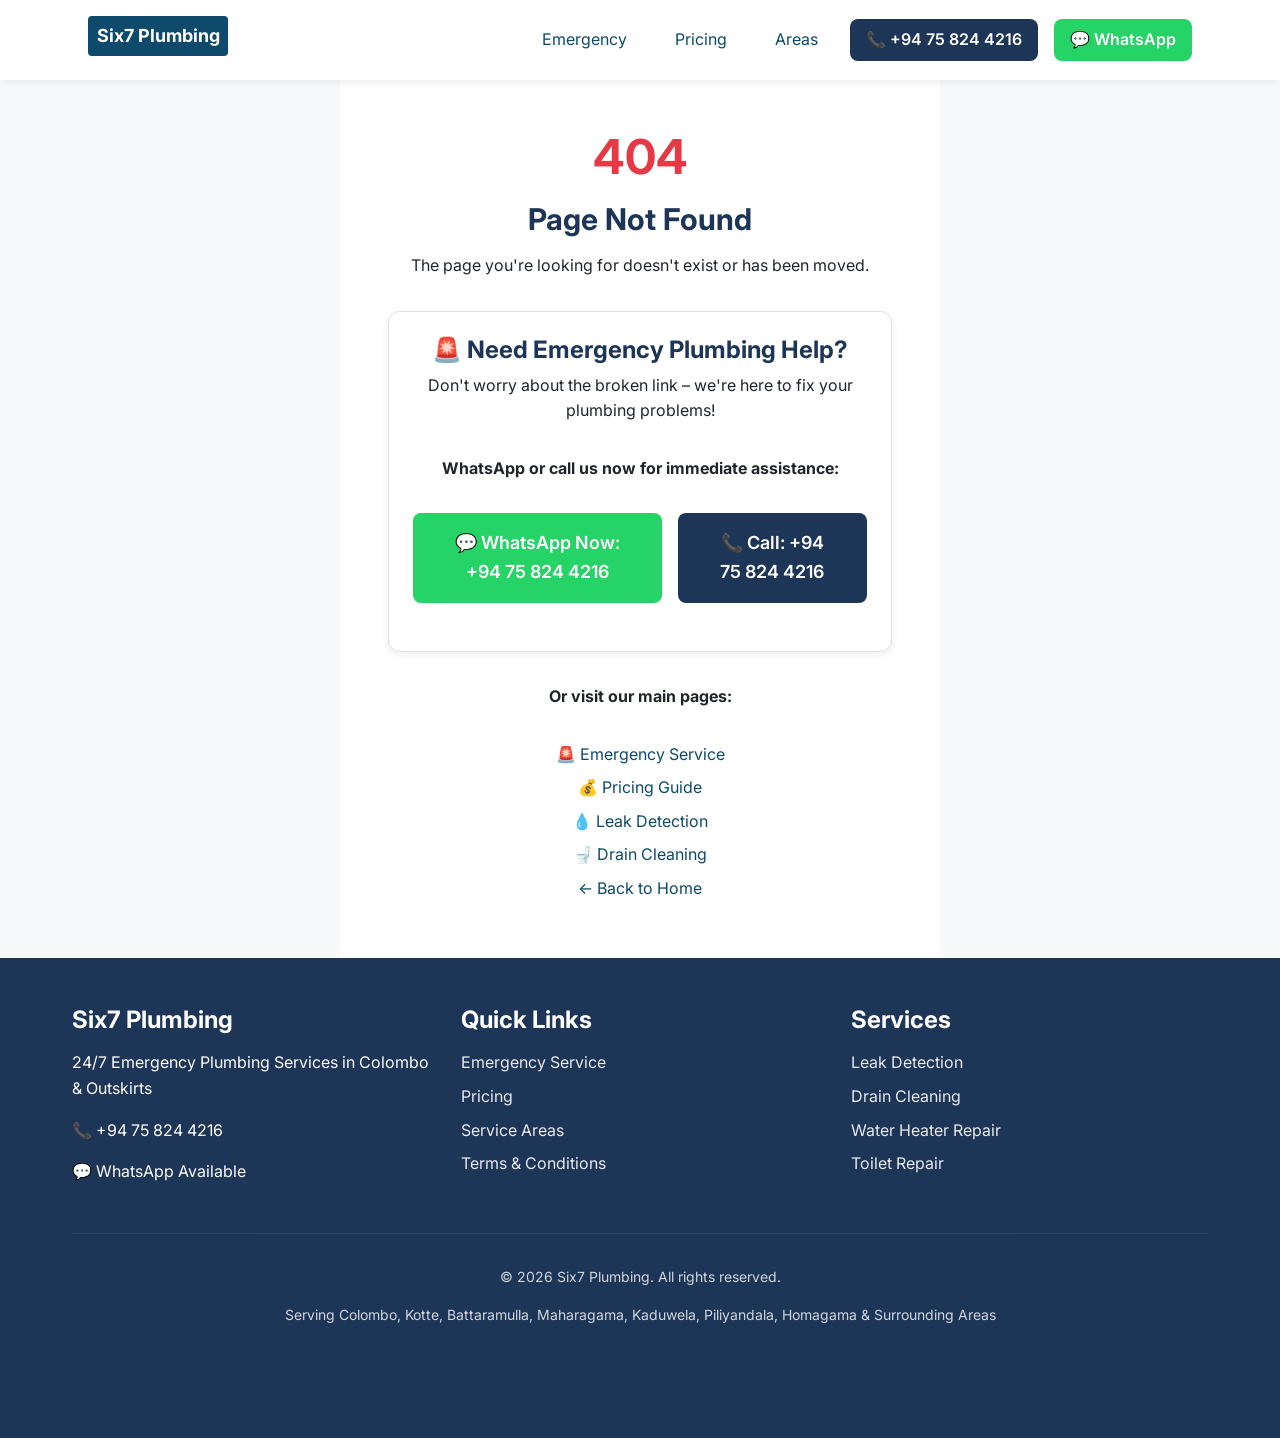
<file: 404/index.html>
<!DOCTYPE html>
<html lang="en">
<head>
  <meta charset="UTF-8">
  <meta name="viewport" content="width=device-width, initial-scale=1.0">
  <title>Page Not Found – 404 | Six7 Plumbing</title>
  <meta name="description" content="Page not found. Get emergency plumbing help now. WhatsApp or call +94 75 824 4216 for immediate assistance.">
  <link rel="canonical" href="https://plumbing.six7.lk/404/">
  
  <link rel="preconnect" href="https://fonts.googleapis.com">
  <link rel="preconnect" href="https://fonts.gstatic.com" crossorigin>
  <link href="https://fonts.googleapis.com/css2?family=Inter:wght@400;500;600;700&display=swap" rel="stylesheet">
  
  <style>
:root { --primary: #0d4a6b; --primary-dark: #08334a; --accent: #e63946; --whatsapp: #25D366; --dark: #1d3557; --light: #f8f9fa; --text: #212529; }
* { margin: 0; padding: 0; box-sizing: border-box; }
body { font-family: 'Inter', -apple-system, BlinkMacSystemFont, 'Segoe UI', Roboto, sans-serif; color: var(--text); line-height: 1.6; background: var(--light); }
.site-header { background: white; box-shadow: 0 2px 8px rgba(0,0,0,0.08); position: sticky; top: 0; z-index: 100; }
.header-inner { display: flex; justify-content: space-between; align-items: center; padding: 1rem; max-width: 1200px; margin: 0 auto; }
.container { max-width: 1200px; margin: 0 auto; padding: 0 1rem; }
.btn { display: inline-flex; align-items: center; justify-content: center; gap: 0.5rem; padding: 0.875rem 1.5rem; font-weight: 600; border-radius: 8px; text-decoration: none; transition: all 0.2s ease; border: none; cursor: pointer; font-size: 1rem; }
.btn-whatsapp { background: var(--whatsapp); color: white; }
.btn-call { background: var(--dark); color: white; }
.btn-accent { background: var(--accent); color: white; }
.hero-ctas { display: flex; flex-direction: column; gap: 1rem; margin-top: 1.5rem; }
@media (min-width: 768px) { .nav-toggle { display: none; } .hero-ctas { flex-direction: row; justify-content: center; } }
  </style>
  
  <link rel="stylesheet" href="/assets/css/main.css">
</head>
<body>
  <header class="site-header">
    <div class="container">
      <div class="header-inner">
        <a href="/" class="logo">
          <svg width="140" height="40" viewBox="0 0 140 40" xmlns="http://www.w3.org/2000/svg">
            <rect width="140" height="40" fill="#0d4a6b" rx="4"/>
            <text x="70" y="26" font-family="Inter, sans-serif" font-size="18" font-weight="700" fill="white" text-anchor="middle">Six7 Plumbing</text>
          </svg>
        </a>
        <button class="nav-toggle" id="navToggle" aria-label="Toggle navigation">☰</button>
        <ul class="nav-menu" id="navMenu">
          <li><a href="/emergency/index.html">Emergency</a></li>
          <li><a href="/pricing/index.html">Pricing</a></li>
          <li><a href="/areas/index.html">Areas</a></li>
          <li><a href="tel:+94758244216" class="btn btn-call">📞 +94 75 824 4216</a></li>
          <li><a href="https://wa.me/94758244216" class="btn btn-whatsapp" data-whatsapp>💬 WhatsApp</a></li>
        </ul>
      </div>
    </div>
  </header>
  
  <main>
    <section class="error-content">
      <div class="container">
        <h1>404</h1>
        <h2>Page Not Found</h2>
        <p>The page you're looking for doesn't exist or has been moved.</p>
        
        <div class="service-card" style="margin: 2rem 0;">
          <h3>🚨 Need Emergency Plumbing Help?</h3>
          <p>Don't worry about the broken link – we're here to fix your plumbing problems!</p>
          <p><strong>WhatsApp or call us now for immediate assistance:</strong></p>
          
          <div class="hero-ctas">
            <a href="https://wa.me/94758244216?text=HELP%20NEEDED%20Colombo" class="btn btn-whatsapp btn-lg" data-whatsapp>
              💬 WhatsApp Now: +94 75 824 4216
            </a>
            <a href="tel:+94758244216" class="btn btn-call btn-lg">📞 Call: +94 75 824 4216</a>
          </div>
        </div>
        
        <div class="mt-2">
          <p><strong>Or visit our main pages:</strong></p>
          <ul style="list-style: none; padding: 0; margin-top: 1rem;">
            <li style="margin-bottom: 0.5rem;"><a href="/emergency/index.html" style="color: var(--primary);">🚨 Emergency Service</a></li>
            <li style="margin-bottom: 0.5rem;"><a href="/pricing/index.html" style="color: var(--primary);">💰 Pricing Guide</a></li>
            <li style="margin-bottom: 0.5rem;"><a href="/services/leak-detection/index.html" style="color: var(--primary);">💧 Leak Detection</a></li>
            <li style="margin-bottom: 0.5rem;"><a href="/services/drain-cleaning/index.html" style="color: var(--primary);">🚽 Drain Cleaning</a></li>
            <li style="margin-bottom: 0.5rem;"><a href="/" style="color: var(--primary);">← Back to Home</a></li>
          </ul>
        </div>
      </div>
    </section>
  </main>

  <footer class="site-footer">
    <div class="container">
      <div class="footer-content">
        <div class="footer-section">
          <h3>Six7 Plumbing</h3>
          <p>24/7 Emergency Plumbing Services in Colombo & Outskirts</p>
          <p>📞 +94 75 824 4216</p>
          <p>💬 WhatsApp Available</p>
        </div>
        
        <div class="footer-section">
          <h3>Quick Links</h3>
          <ul>
            <li><a href="/emergency/index.html">Emergency Service</a></li>
            <li><a href="/pricing/index.html">Pricing</a></li>
            <li><a href="/areas/index.html">Service Areas</a></li>
            <li><a href="/disclaimer/index.html">Terms & Conditions</a></li>
          </ul>
        </div>
        
        <div class="footer-section">
          <h3>Services</h3>
          <ul>
            <li><a href="/services/leak-detection/index.html">Leak Detection</a></li>
            <li><a href="/services/drain-cleaning/index.html">Drain Cleaning</a></li>
            <li><a href="/services/water-heater-repair/index.html">Water Heater Repair</a></li>
            <li><a href="/services/toilet-repair/index.html">Toilet Repair</a></li>
          </ul>
        </div>
      </div>
      
      <div class="footer-bottom">
        <p>&copy; 2026 Six7 Plumbing. All rights reserved.</p>
        <p>Serving Colombo, Kotte, Battaramulla, Maharagama, Kaduwela, Piliyandala, Homagama & Surrounding Areas</p>
      </div>
    </div>
  </footer>
  
  <script src="/assets/js/main.js" defer></script>
  <script src="/assets/js/schema.js" defer></script>
</body>
</html>
</file>
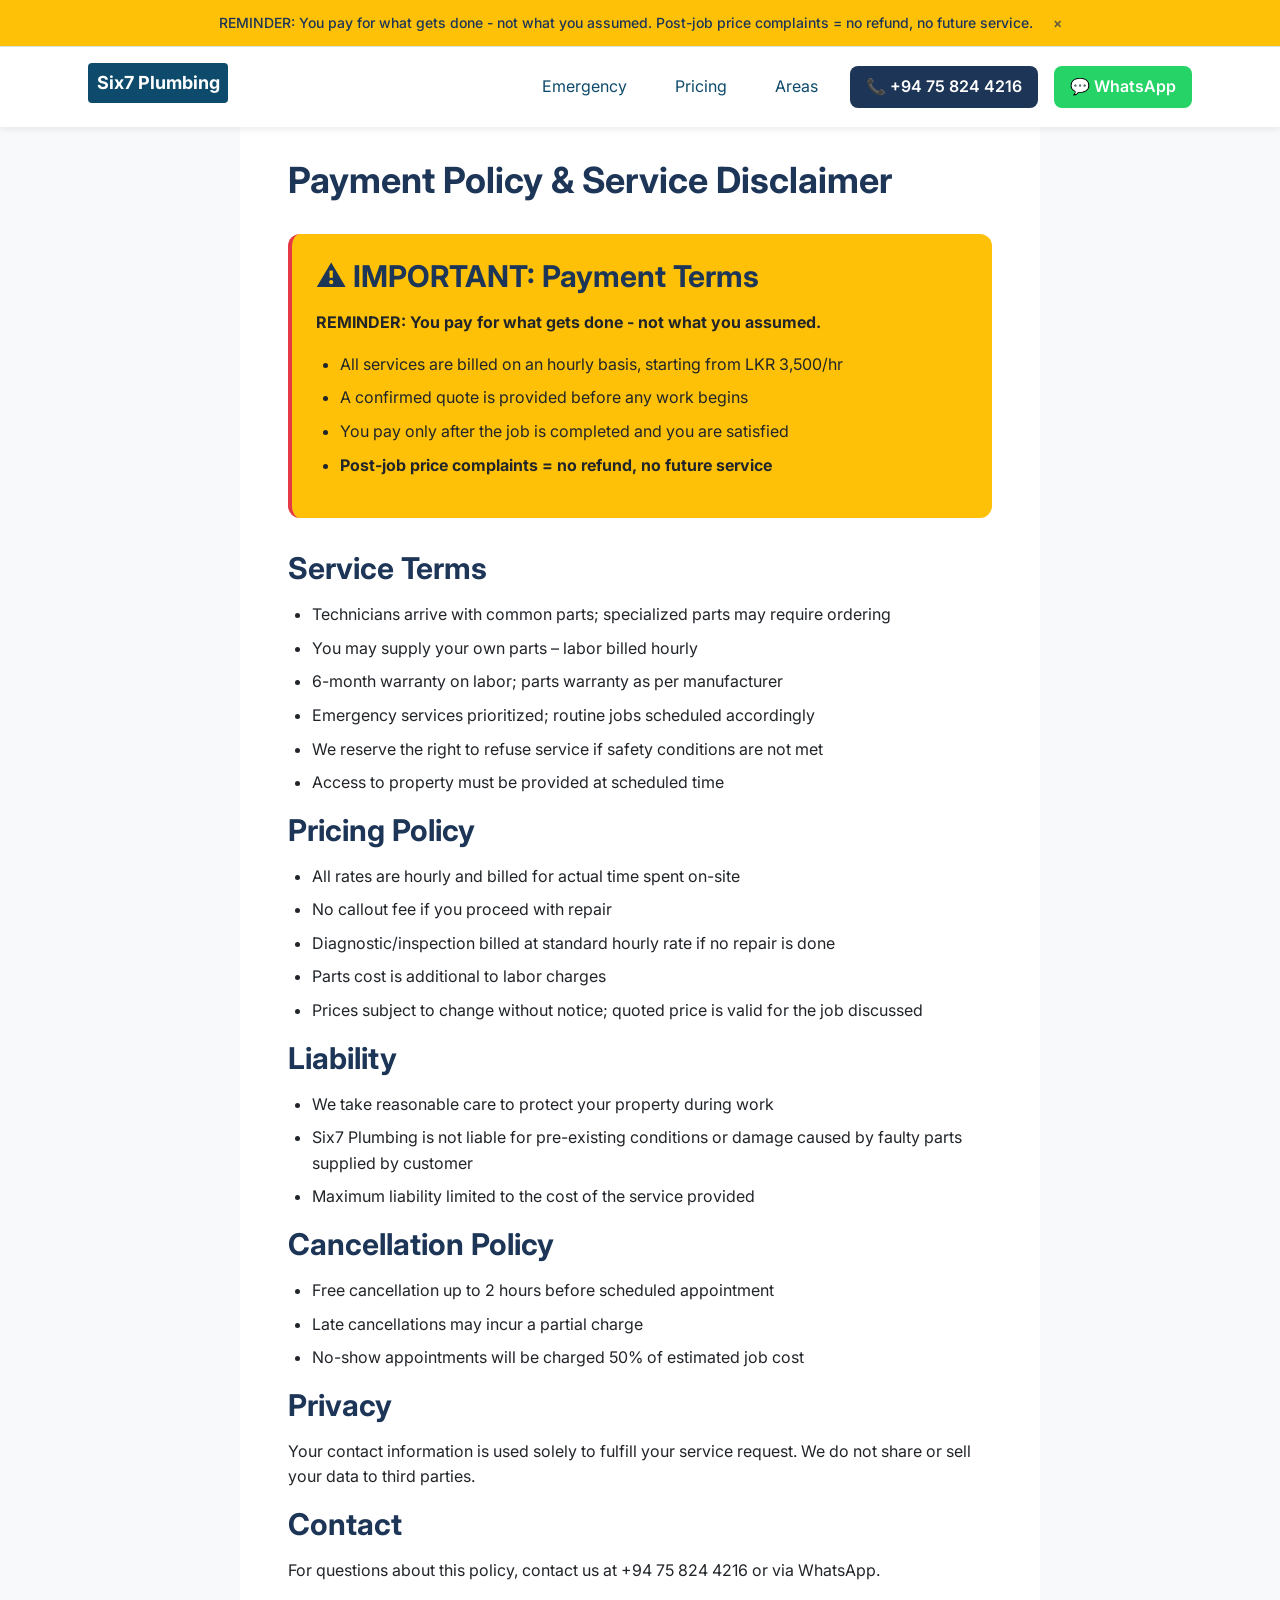
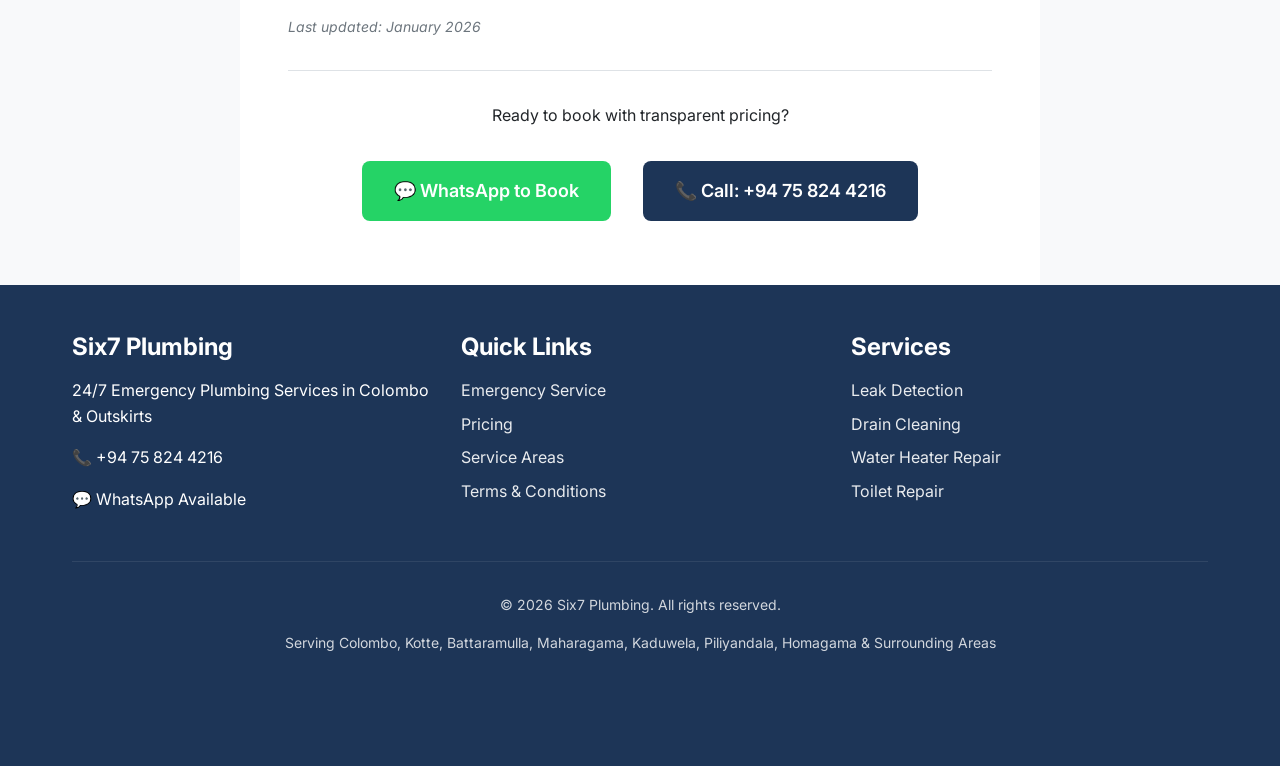
<file: disclaimer/index.html>
<!DOCTYPE html>
<html lang="en">
<head>
  <meta charset="UTF-8">
  <meta name="viewport" content="width=device-width, initial-scale=1.0">
  <title>Payment Policy & Disclaimer | Six7 Plumbing</title>
  <meta name="description" content="Six7 Plumbing payment policy and service terms. Transparent hourly billing. Pay after service. Zero-tolerance on post-job price complaints.">
  <meta name="keywords" content="plumbing payment policy, plumber terms and conditions, plumbing service disclaimer">
  <link rel="canonical" href="https://plumbing.six7.lk/disclaimer/">
  
  <link rel="preconnect" href="https://fonts.googleapis.com">
  <link rel="preconnect" href="https://fonts.gstatic.com" crossorigin>
  <link href="https://fonts.googleapis.com/css2?family=Inter:wght@400;500;600;700&display=swap" rel="stylesheet">
  
  <style>
:root { --primary: #0d4a6b; --primary-dark: #08334a; --accent: #e63946; --whatsapp: #25D366; --dark: #1d3557; --light: #f8f9fa; --text: #212529; }
* { margin: 0; padding: 0; box-sizing: border-box; }
body { font-family: 'Inter', -apple-system, BlinkMacSystemFont, 'Segoe UI', Roboto, sans-serif; color: var(--text); line-height: 1.6; background: var(--light); }
.payment-reminder { background: #ffc107; color: #1d3557; padding: 0.75rem 1rem; font-size: 0.875rem; font-weight: 500; text-align: center; position: sticky; top: 0; z-index: 999; }
.site-header { background: white; box-shadow: 0 2px 8px rgba(0,0,0,0.08); position: sticky; top: 37px; z-index: 100; }
.header-inner { display: flex; justify-content: space-between; align-items: center; padding: 1rem; max-width: 1200px; margin: 0 auto; }
.container { max-width: 1200px; margin: 0 auto; padding: 0 1rem; }
.btn { display: inline-flex; align-items: center; justify-content: center; gap: 0.5rem; padding: 0.875rem 1.5rem; font-weight: 600; border-radius: 8px; text-decoration: none; transition: all 0.2s ease; border: none; cursor: pointer; font-size: 1rem; }
.btn-whatsapp { background: var(--whatsapp); color: white; }
.btn-call { background: var(--dark); color: white; }
@media (min-width: 768px) { .nav-toggle { display: none; } }
  </style>
  
  <link rel="stylesheet" href="/assets/css/main.css">
</head>
<body>
  <div class="payment-reminder" id="paymentReminder">
    REMINDER: You pay for what gets done - not what you assumed. Post-job price complaints = no refund, no future service. 
    <span class="dismiss">×</span>
  </div>
  
  <header class="site-header">
    <div class="container">
      <div class="header-inner">
        <a href="/" class="logo">
          <svg width="140" height="40" viewBox="0 0 140 40" xmlns="http://www.w3.org/2000/svg">
            <rect width="140" height="40" fill="#0d4a6b" rx="4"/>
            <text x="70" y="26" font-family="Inter, sans-serif" font-size="18" font-weight="700" fill="white" text-anchor="middle">Six7 Plumbing</text>
          </svg>
        </a>
        <button class="nav-toggle" id="navToggle" aria-label="Toggle navigation">☰</button>
        <ul class="nav-menu" id="navMenu">
          <li><a href="/emergency/index.html">Emergency</a></li>
          <li><a href="/pricing/index.html">Pricing</a></li>
          <li><a href="/areas/index.html">Areas</a></li>
          <li><a href="tel:+94758244216" class="btn btn-call">📞 +94 75 824 4216</a></li>
          <li><a href="https://wa.me/94758244216" class="btn btn-whatsapp" data-whatsapp>💬 WhatsApp</a></li>
        </ul>
      </div>
    </div>
  </header>
  
  <main>
    <section class="disclaimer-content">
      <div class="container">
        <h1>Payment Policy & Service Disclaimer</h1>
        
        <div class="disclaimer-box">
          <h2>⚠️ IMPORTANT: Payment Terms</h2>
          <p><strong>REMINDER: You pay for what gets done - not what you assumed.</strong></p>
          <ul>
            <li>All services are billed on an hourly basis, starting from LKR 3,500/hr</li>
            <li>A confirmed quote is provided before any work begins</li>
            <li>You pay only after the job is completed and you are satisfied</li>
            <li><strong>Post-job price complaints = no refund, no future service</strong></li>
          </ul>
        </div>
        
        <h2>Service Terms</h2>
        <ul>
          <li>Technicians arrive with common parts; specialized parts may require ordering</li>
          <li>You may supply your own parts – labor billed hourly</li>
          <li>6-month warranty on labor; parts warranty as per manufacturer</li>
          <li>Emergency services prioritized; routine jobs scheduled accordingly</li>
          <li>We reserve the right to refuse service if safety conditions are not met</li>
          <li>Access to property must be provided at scheduled time</li>
        </ul>
        
        <h2>Pricing Policy</h2>
        <ul>
          <li>All rates are hourly and billed for actual time spent on-site</li>
          <li>No callout fee if you proceed with repair</li>
          <li>Diagnostic/inspection billed at standard hourly rate if no repair is done</li>
          <li>Parts cost is additional to labor charges</li>
          <li>Prices subject to change without notice; quoted price is valid for the job discussed</li>
        </ul>
        
        <h2>Liability</h2>
        <ul>
          <li>We take reasonable care to protect your property during work</li>
          <li>Six7 Plumbing is not liable for pre-existing conditions or damage caused by faulty parts supplied by customer</li>
          <li>Maximum liability limited to the cost of the service provided</li>
        </ul>
        
        <h2>Cancellation Policy</h2>
        <ul>
          <li>Free cancellation up to 2 hours before scheduled appointment</li>
          <li>Late cancellations may incur a partial charge</li>
          <li>No-show appointments will be charged 50% of estimated job cost</li>
        </ul>
        
        <h2>Privacy</h2>
        <p>Your contact information is used solely to fulfill your service request. We do not share or sell your data to third parties.</p>
        
        <h2>Contact</h2>
        <p>For questions about this policy, contact us at +94 75 824 4216 or via WhatsApp.</p>
        
        <p class="last-updated">Last updated: January 2026</p>
        
        <!-- CTA -->
        <div class="cta-disclaimer text-center mt-2">
          <p>Ready to book with transparent pricing?</p>
          <div class="hero-ctas" style="justify-content: center; margin-top: 1.5rem;">
            <a href="https://wa.me/94758244216?text=BOOKING%20Colombo" class="btn btn-whatsapp btn-lg" data-whatsapp>💬 WhatsApp to Book</a>
            <a href="tel:+94758244216" class="btn btn-call btn-lg">📞 Call: +94 75 824 4216</a>
          </div>
        </div>
      </div>
    </section>
  </main>

  <footer class="site-footer">
    <div class="container">
      <div class="footer-content">
        <div class="footer-section">
          <h3>Six7 Plumbing</h3>
          <p>24/7 Emergency Plumbing Services in Colombo & Outskirts</p>
          <p>📞 +94 75 824 4216</p>
          <p>💬 WhatsApp Available</p>
        </div>
        
        <div class="footer-section">
          <h3>Quick Links</h3>
          <ul>
            <li><a href="/emergency/index.html">Emergency Service</a></li>
            <li><a href="/pricing/index.html">Pricing</a></li>
            <li><a href="/areas/index.html">Service Areas</a></li>
            <li><a href="/disclaimer/index.html">Terms & Conditions</a></li>
          </ul>
        </div>
        
        <div class="footer-section">
          <h3>Services</h3>
          <ul>
            <li><a href="/services/leak-detection/index.html">Leak Detection</a></li>
            <li><a href="/services/drain-cleaning/index.html">Drain Cleaning</a></li>
            <li><a href="/services/water-heater-repair/index.html">Water Heater Repair</a></li>
            <li><a href="/services/toilet-repair/index.html">Toilet Repair</a></li>
          </ul>
        </div>
      </div>
      
      <div class="footer-bottom">
        <p>&copy; 2026 Six7 Plumbing. All rights reserved.</p>
        <p>Serving Colombo, Kotte, Battaramulla, Maharagama, Kaduwela, Piliyandala, Homagama & Surrounding Areas</p>
      </div>
    </div>
  </footer>
  
  <div class="sticky-cta">
    <a href="tel:+94758244216" class="btn btn-call">📞 Call Now</a>
    <a href="https://wa.me/94758244216?text=HELP%20NEEDED%20Colombo" class="btn btn-whatsapp" data-whatsapp>💬 WhatsApp</a>
  </div>
  
  <script src="/assets/js/main.js" defer></script>
  <script src="/assets/js/schema.js" defer></script>
</body>
</html>
</file>
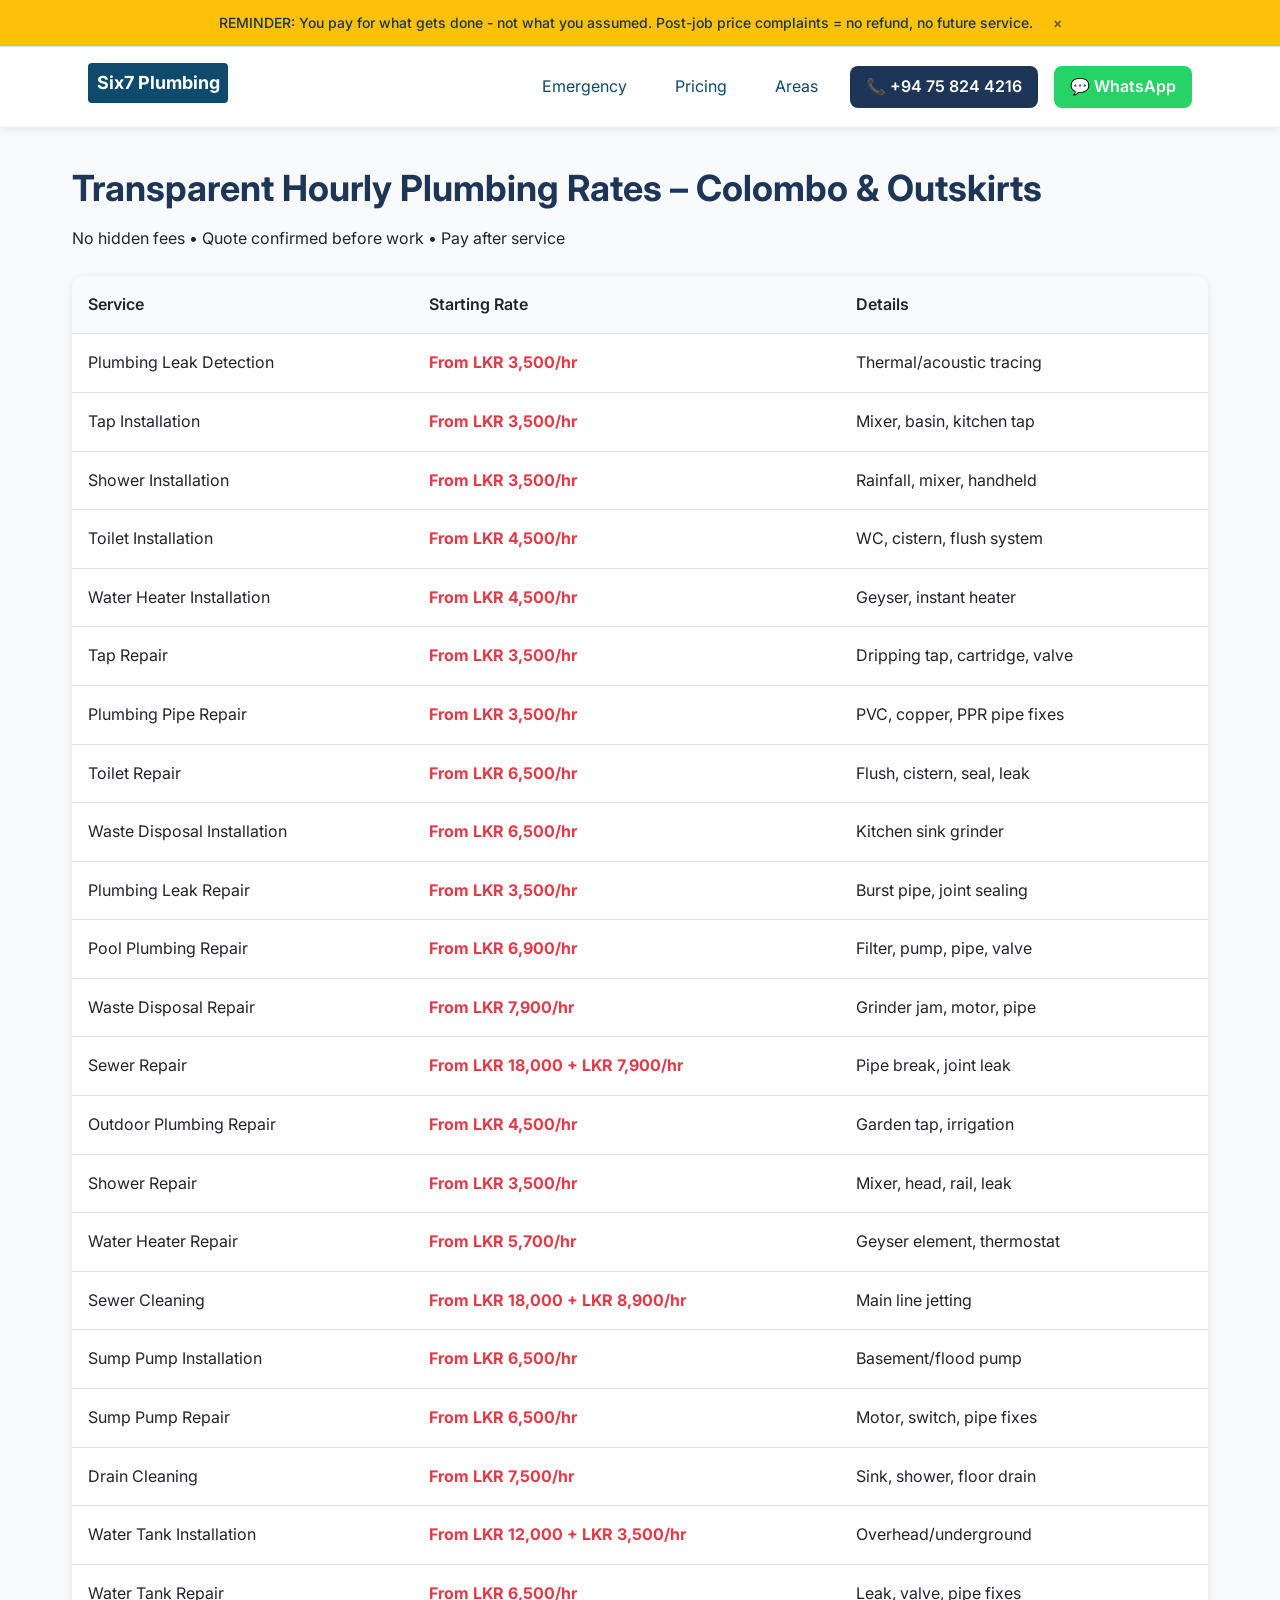
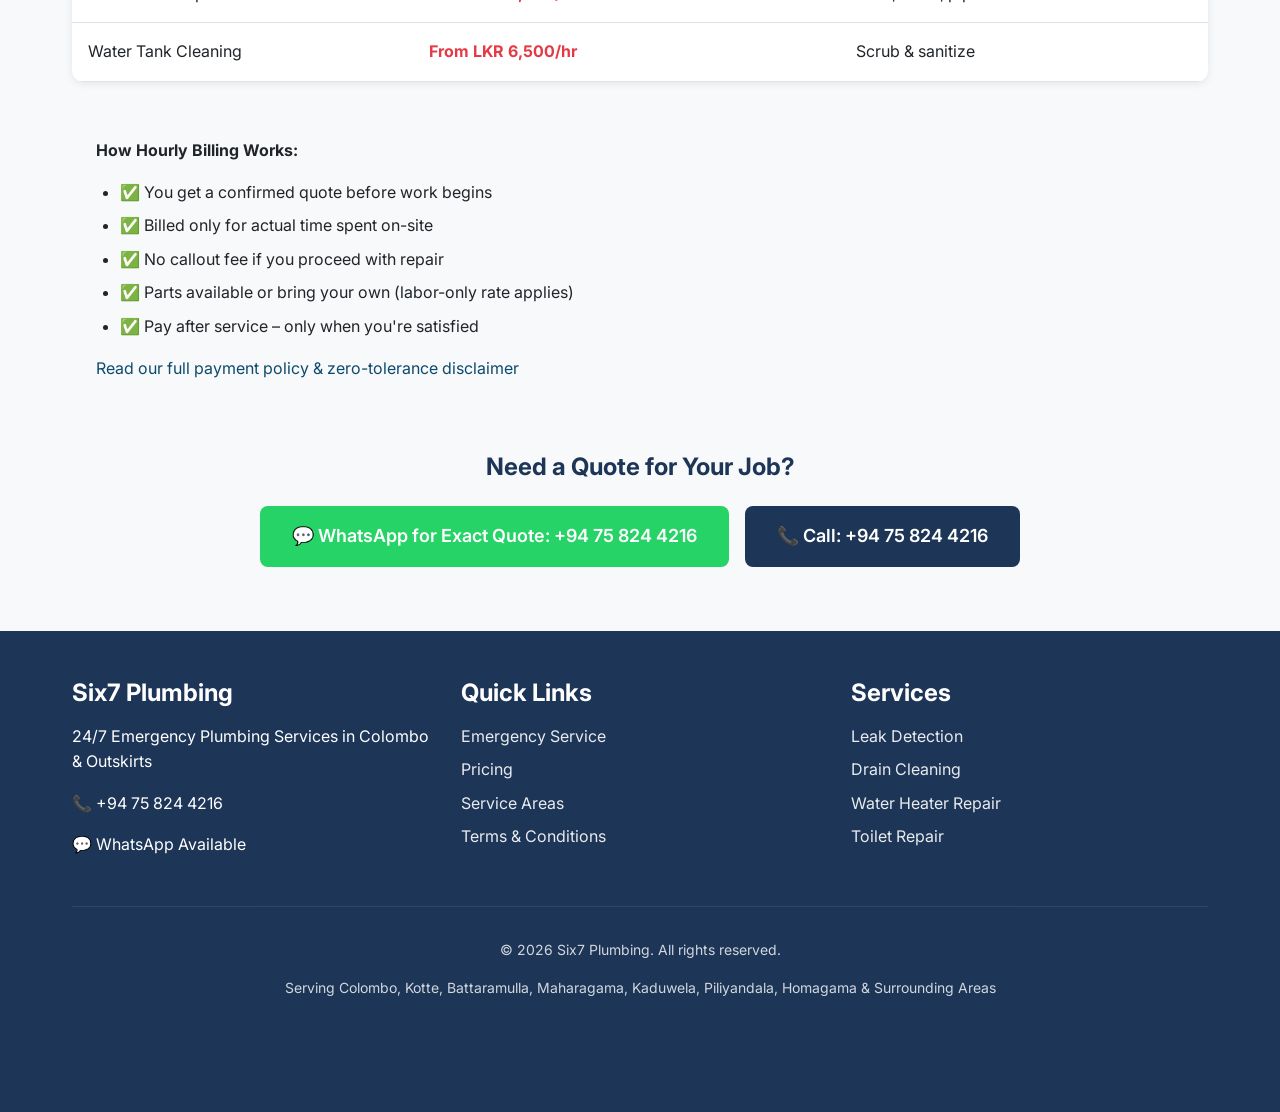
<file: pricing/index.html>
<!DOCTYPE html>
<html lang="en">
<head>
  <meta charset="UTF-8">
  <meta name="viewport" content="width=device-width, initial-scale=1.0">
  <title>Plumbing Prices Colombo – Transparent Hourly Rates | Six7 Plumbing</title>
  <meta name="description" content="Transparent hourly plumbing rates in Colombo. Services from LKR 3,500/hr. No hidden fees. Pay after service. View all 23 services with pricing.">
  <meta name="keywords" content="plumbing prices colombo, plumber rates sri lanka, hourly plumbing rates, emergency plumber cost, plumbing services price list">
  <link rel="canonical" href="https://plumbing.six7.lk/pricing/">
  
  <!-- Preconnect to Google Fonts -->
  <link rel="preconnect" href="https://fonts.googleapis.com">
  <link rel="preconnect" href="https://fonts.gstatic.com" crossorigin>
  <link href="https://fonts.googleapis.com/css2?family=Inter:wght@400;500;600;700&display=swap" rel="stylesheet">
  
  <!-- Critical CSS inline -->
  <style>
:root { --primary: #0d4a6b; --primary-dark: #08334a; --accent: #e63946; --whatsapp: #25D366; --dark: #1d3557; --light: #f8f9fa; --text: #212529; }
* { margin: 0; padding: 0; box-sizing: border-box; }
body { font-family: 'Inter', -apple-system, BlinkMacSystemFont, 'Segoe UI', Roboto, sans-serif; color: var(--text); line-height: 1.6; background: var(--light); }
.payment-reminder { background: #ffc107; color: #1d3557; padding: 0.75rem 1rem; font-size: 0.875rem; font-weight: 500; text-align: center; position: sticky; top: 0; z-index: 999; }
.site-header { background: white; box-shadow: 0 2px 8px rgba(0,0,0,0.08); position: sticky; top: 37px; z-index: 100; }
.header-inner { display: flex; justify-content: space-between; align-items: center; padding: 1rem; max-width: 1200px; margin: 0 auto; }
.container { max-width: 1200px; margin: 0 auto; padding: 0 1rem; }
section { padding: 2.5rem 1rem; }
h1 { font-size: clamp(1.75rem, 5vw, 2.25rem); font-weight: 700; line-height: 1.2; margin-bottom: 1rem; color: var(--dark); }
.btn { display: inline-flex; align-items: center; justify-content: center; gap: 0.5rem; padding: 0.875rem 1.5rem; font-weight: 600; border-radius: 8px; text-decoration: none; transition: all 0.2s ease; border: none; cursor: pointer; font-size: 1rem; }
.btn-whatsapp { background: var(--whatsapp); color: white; }
.btn-call { background: var(--dark); color: white; }
@media (min-width: 768px) { .nav-toggle { display: none; } }
  </style>
  
  <!-- Main CSS -->
  <link rel="stylesheet" href="/assets/css/main.css">
</head>
<body>
  <!-- Payment Reminder Banner -->
  <div class="payment-reminder" id="paymentReminder">
    REMINDER: You pay for what gets done - not what you assumed. Post-job price complaints = no refund, no future service. 
    <span class="dismiss">×</span>
  </div>
  
  <!-- Header -->
  <header class="site-header">
    <div class="container">
      <div class="header-inner">
        <a href="/" class="logo">
          <svg width="140" height="40" viewBox="0 0 140 40" xmlns="http://www.w3.org/2000/svg">
            <rect width="140" height="40" fill="#0d4a6b" rx="4"/>
            <text x="70" y="26" font-family="Inter, sans-serif" font-size="18" font-weight="700" fill="white" text-anchor="middle">Six7 Plumbing</text>
          </svg>
        </a>
        <button class="nav-toggle" id="navToggle" aria-label="Toggle navigation">☰</button>
        <ul class="nav-menu" id="navMenu">
          <li><a href="/emergency/index.html">Emergency</a></li>
          <li><a href="/pricing/index.html">Pricing</a></li>
          <li><a href="/areas/index.html">Areas</a></li>
          <li><a href="tel:+94758244216" class="btn btn-call">📞 +94 75 824 4216</a></li>
          <li><a href="https://wa.me/94758244216" class="btn btn-whatsapp" data-whatsapp>💬 WhatsApp</a></li>
        </ul>
      </div>
    </div>
  </header>
  
  <main>
    <section class="pricing-full">
      <div class="container">
        <h1>Transparent Hourly Plumbing Rates – Colombo & Outskirts</h1>
        <p class="subhead">No hidden fees • Quote confirmed before work • Pay after service</p>
        
        <table class="pricing-table">
          <thead>
            <tr>
              <th>Service</th>
              <th>Starting Rate</th>
              <th>Details</th>
            </tr>
          </thead>
          <tbody>
            <tr><td>Plumbing Leak Detection</td><td class="price">From LKR 3,500/hr</td><td>Thermal/acoustic tracing</td></tr>
            <tr><td>Tap Installation</td><td class="price">From LKR 3,500/hr</td><td>Mixer, basin, kitchen tap</td></tr>
            <tr><td>Shower Installation</td><td class="price">From LKR 3,500/hr</td><td>Rainfall, mixer, handheld</td></tr>
            <tr><td>Toilet Installation</td><td class="price">From LKR 4,500/hr</td><td>WC, cistern, flush system</td></tr>
            <tr><td>Water Heater Installation</td><td class="price">From LKR 4,500/hr</td><td>Geyser, instant heater</td></tr>
            <tr><td>Tap Repair</td><td class="price">From LKR 3,500/hr</td><td>Dripping tap, cartridge, valve</td></tr>
            <tr><td>Plumbing Pipe Repair</td><td class="price">From LKR 3,500/hr</td><td>PVC, copper, PPR pipe fixes</td></tr>
            <tr><td>Toilet Repair</td><td class="price">From LKR 6,500/hr</td><td>Flush, cistern, seal, leak</td></tr>
            <tr><td>Waste Disposal Installation</td><td class="price">From LKR 6,500/hr</td><td>Kitchen sink grinder</td></tr>
            <tr><td>Plumbing Leak Repair</td><td class="price">From LKR 3,500/hr</td><td>Burst pipe, joint sealing</td></tr>
            <tr><td>Pool Plumbing Repair</td><td class="price">From LKR 6,900/hr</td><td>Filter, pump, pipe, valve</td></tr>
            <tr><td>Waste Disposal Repair</td><td class="price">From LKR 7,900/hr</td><td>Grinder jam, motor, pipe</td></tr>
            <tr><td>Sewer Repair</td><td class="price">From LKR 18,000 + LKR 7,900/hr</td><td>Pipe break, joint leak</td></tr>
            <tr><td>Outdoor Plumbing Repair</td><td class="price">From LKR 4,500/hr</td><td>Garden tap, irrigation</td></tr>
            <tr><td>Shower Repair</td><td class="price">From LKR 3,500/hr</td><td>Mixer, head, rail, leak</td></tr>
            <tr><td>Water Heater Repair</td><td class="price">From LKR 5,700/hr</td><td>Geyser element, thermostat</td></tr>
            <tr><td>Sewer Cleaning</td><td class="price">From LKR 18,000 + LKR 8,900/hr</td><td>Main line jetting</td></tr>
            <tr><td>Sump Pump Installation</td><td class="price">From LKR 6,500/hr</td><td>Basement/flood pump</td></tr>
            <tr><td>Sump Pump Repair</td><td class="price">From LKR 6,500/hr</td><td>Motor, switch, pipe fixes</td></tr>
            <tr><td>Drain Cleaning</td><td class="price">From LKR 7,500/hr</td><td>Sink, shower, floor drain</td></tr>
            <tr><td>Water Tank Installation</td><td class="price">From LKR 12,000 + LKR 3,500/hr</td><td>Overhead/underground</td></tr>
            <tr><td>Water Tank Repair</td><td class="price">From LKR 6,500/hr</td><td>Leak, valve, pipe fixes</td></tr>
            <tr><td>Water Tank Cleaning</td><td class="price">From LKR 6,500/hr</td><td>Scrub & sanitize</td></tr>
          </tbody>
        </table>
        
        <div class="pricing-notes">
          <p><strong>How Hourly Billing Works:</strong></p>
          <ul>
            <li>✅ You get a confirmed quote before work begins</li>
            <li>✅ Billed only for actual time spent on-site</li>
            <li>✅ No callout fee if you proceed with repair</li>
            <li>✅ Parts available or bring your own (labor-only rate applies)</li>
            <li>✅ Pay after service – only when you're satisfied</li>
          </ul>
          <p class="disclaimer-link"><a href="/disclaimer/index.html">Read our full payment policy & zero-tolerance disclaimer</a></p>
        </div>
        
        <!-- CTA -->
        <div class="cta-pricing text-center mt-2">
          <h3>Need a Quote for Your Job?</h3>
          <div class="hero-ctas" style="justify-content: center; margin-top: 1.5rem;">
            <a href="https://wa.me/94758244216?text=QUOTE%20PRICING%20Colombo" class="btn btn-whatsapp btn-lg" data-whatsapp>
              💬 WhatsApp for Exact Quote: +94 75 824 4216
            </a>
            <a href="tel:+94758244216" class="btn btn-call btn-lg">📞 Call: +94 75 824 4216</a>
          </div>
        </div>
      </div>
    </section>
  </main>

  <!-- Footer -->
  <footer class="site-footer">
    <div class="container">
      <div class="footer-content">
        <div class="footer-section">
          <h3>Six7 Plumbing</h3>
          <p>24/7 Emergency Plumbing Services in Colombo & Outskirts</p>
          <p>📞 +94 75 824 4216</p>
          <p>💬 WhatsApp Available</p>
        </div>
        
        <div class="footer-section">
          <h3>Quick Links</h3>
          <ul>
            <li><a href="/emergency/index.html">Emergency Service</a></li>
            <li><a href="/pricing/index.html">Pricing</a></li>
            <li><a href="/areas/index.html">Service Areas</a></li>
            <li><a href="/disclaimer/index.html">Terms & Conditions</a></li>
          </ul>
        </div>
        
        <div class="footer-section">
          <h3>Services</h3>
          <ul>
            <li><a href="/services/leak-detection/index.html">Leak Detection</a></li>
            <li><a href="/services/drain-cleaning/index.html">Drain Cleaning</a></li>
            <li><a href="/services/water-heater-repair/index.html">Water Heater Repair</a></li>
            <li><a href="/services/toilet-repair/index.html">Toilet Repair</a></li>
          </ul>
        </div>
      </div>
      
      <div class="footer-bottom">
        <p>&copy; 2026 Six7 Plumbing. All rights reserved.</p>
        <p>Serving Colombo, Kotte, Battaramulla, Maharagama, Kaduwela, Piliyandala, Homagama & Surrounding Areas</p>
      </div>
    </div>
  </footer>
  
  <!-- Sticky Mobile CTAs -->
  <div class="sticky-cta">
    <a href="tel:+94758244216" class="btn btn-call">📞 Call Now</a>
    <a href="https://wa.me/94758244216?text=HELP%20NEEDED%20Colombo" class="btn btn-whatsapp" data-whatsapp>💬 WhatsApp</a>
  </div>
  
  <!-- Scripts -->
  <script src="/assets/js/main.js" defer></script>
  <script src="/assets/js/schema.js" defer></script>
</body>
</html>
</file>
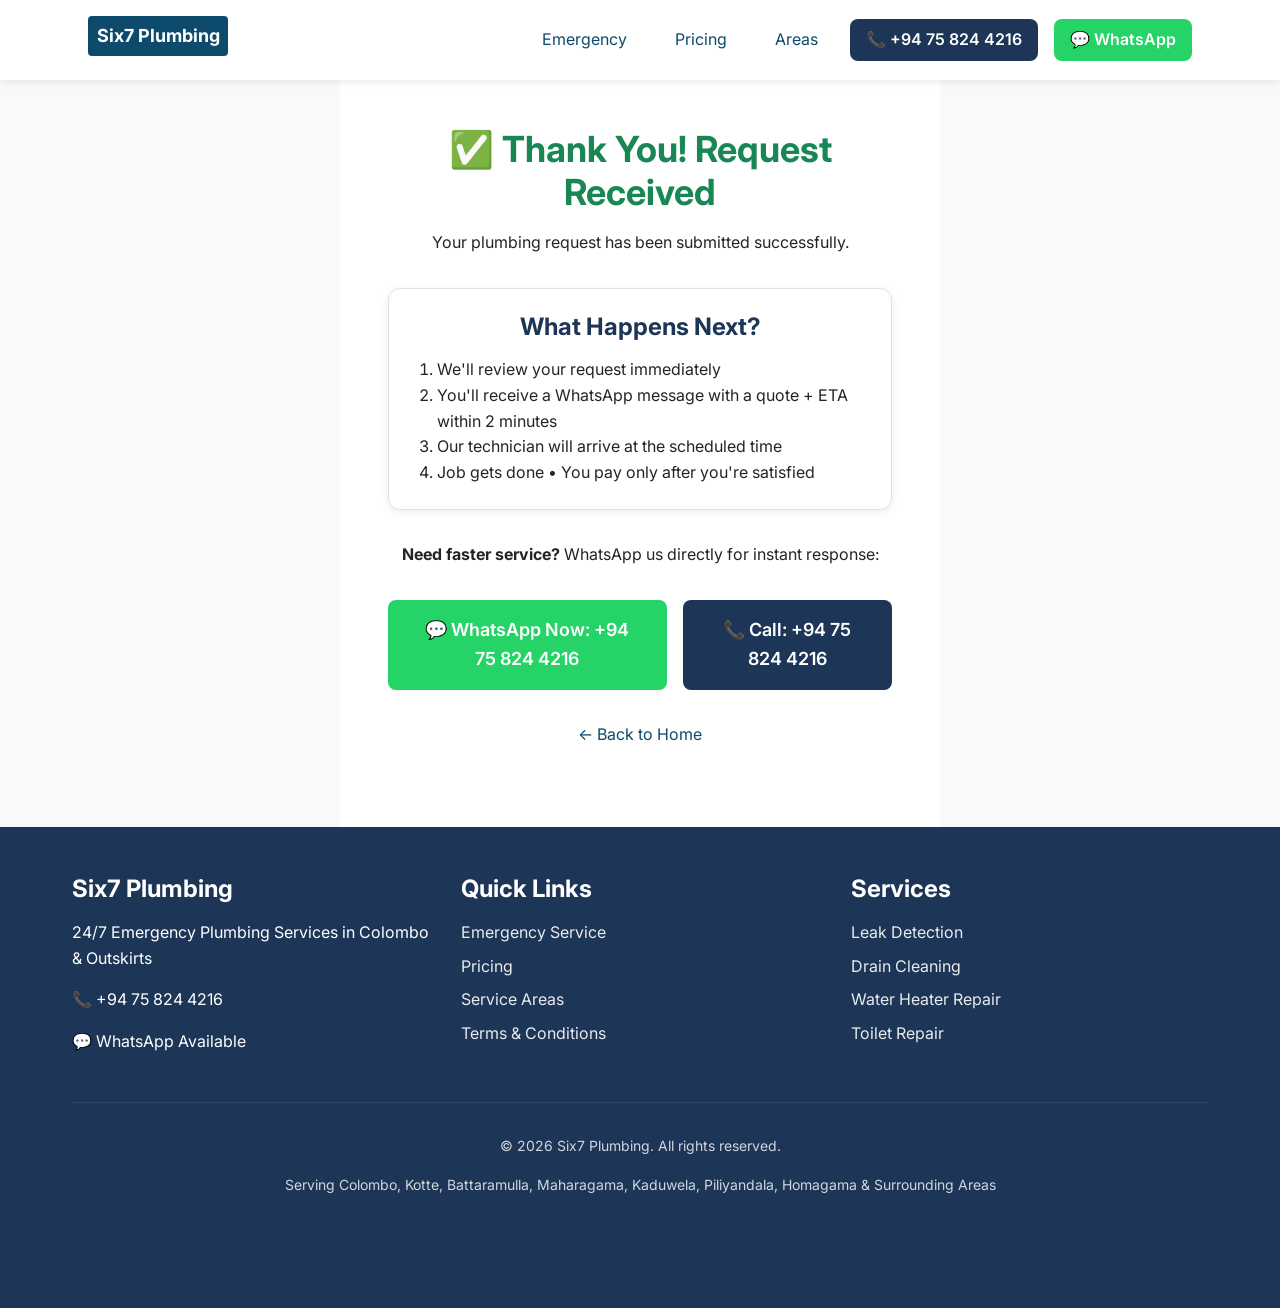
<file: thank-you/index.html>
<!DOCTYPE html>
<html lang="en">
<head>
  <meta charset="UTF-8">
  <meta name="viewport" content="width=device-width, initial-scale=1.0">
  <title>Thank You – Request Received | Six7 Plumbing</title>
  <meta name="description" content="Your plumbing request has been received. We'll WhatsApp you a quote + ETA within 2 minutes.">
  <link rel="canonical" href="https://plumbing.six7.lk/thank-you/">
  
  <link rel="preconnect" href="https://fonts.googleapis.com">
  <link rel="preconnect" href="https://fonts.gstatic.com" crossorigin>
  <link href="https://fonts.googleapis.com/css2?family=Inter:wght@400;500;600;700&display=swap" rel="stylesheet">
  
  <style>
:root { --primary: #0d4a6b; --primary-dark: #08334a; --accent: #e63946; --whatsapp: #25D366; --dark: #1d3557; --light: #f8f9fa; --text: #212529; --success: #198754; }
* { margin: 0; padding: 0; box-sizing: border-box; }
body { font-family: 'Inter', -apple-system, BlinkMacSystemFont, 'Segoe UI', Roboto, sans-serif; color: var(--text); line-height: 1.6; background: var(--light); }
.site-header { background: white; box-shadow: 0 2px 8px rgba(0,0,0,0.08); position: sticky; top: 0; z-index: 100; }
.header-inner { display: flex; justify-content: space-between; align-items: center; padding: 1rem; max-width: 1200px; margin: 0 auto; }
.container { max-width: 1200px; margin: 0 auto; padding: 0 1rem; }
.btn { display: inline-flex; align-items: center; justify-content: center; gap: 0.5rem; padding: 0.875rem 1.5rem; font-weight: 600; border-radius: 8px; text-decoration: none; transition: all 0.2s ease; border: none; cursor: pointer; font-size: 1rem; }
.btn-whatsapp { background: var(--whatsapp); color: white; }
.btn-call { background: var(--dark); color: white; }
.hero-ctas { display: flex; flex-direction: column; gap: 1rem; margin-top: 1.5rem; }
@media (min-width: 768px) { .nav-toggle { display: none; } .hero-ctas { flex-direction: row; justify-content: center; } }
  </style>
  
  <link rel="stylesheet" href="/assets/css/main.css">
</head>
<body>
  <header class="site-header">
    <div class="container">
      <div class="header-inner">
        <a href="/" class="logo">
          <svg width="140" height="40" viewBox="0 0 140 40" xmlns="http://www.w3.org/2000/svg">
            <rect width="140" height="40" fill="#0d4a6b" rx="4"/>
            <text x="70" y="26" font-family="Inter, sans-serif" font-size="18" font-weight="700" fill="white" text-anchor="middle">Six7 Plumbing</text>
          </svg>
        </a>
        <button class="nav-toggle" id="navToggle" aria-label="Toggle navigation">☰</button>
        <ul class="nav-menu" id="navMenu">
          <li><a href="/emergency/index.html">Emergency</a></li>
          <li><a href="/pricing/index.html">Pricing</a></li>
          <li><a href="/areas/index.html">Areas</a></li>
          <li><a href="tel:+94758244216" class="btn btn-call">📞 +94 75 824 4216</a></li>
          <li><a href="https://wa.me/94758244216" class="btn btn-whatsapp" data-whatsapp>💬 WhatsApp</a></li>
        </ul>
      </div>
    </div>
  </header>
  
  <main>
    <section class="thank-you-content">
      <div class="container">
        <h1>✅ Thank You! Request Received</h1>
        <p>Your plumbing request has been submitted successfully.</p>
        
        <div class="service-card" style="margin: 2rem 0;">
          <h3>What Happens Next?</h3>
          <ol style="text-align: left; margin-top: 1rem; padding-left: 1.5rem;">
            <li>We'll review your request immediately</li>
            <li>You'll receive a WhatsApp message with a quote + ETA within 2 minutes</li>
            <li>Our technician will arrive at the scheduled time</li>
            <li>Job gets done • You pay only after you're satisfied</li>
          </ol>
        </div>
        
        <p><strong>Need faster service?</strong> WhatsApp us directly for instant response:</p>
        
        <div class="hero-ctas">
          <a href="https://wa.me/94758244216?text=URGENT%20HELP%20Colombo" class="btn btn-whatsapp btn-lg" data-whatsapp>
            💬 WhatsApp Now: +94 75 824 4216
          </a>
          <a href="tel:+94758244216" class="btn btn-call btn-lg">📞 Call: +94 75 824 4216</a>
        </div>
        
        <p class="mt-2"><a href="/" style="color: var(--primary);">← Back to Home</a></p>
      </div>
    </section>
  </main>

  <footer class="site-footer">
    <div class="container">
      <div class="footer-content">
        <div class="footer-section">
          <h3>Six7 Plumbing</h3>
          <p>24/7 Emergency Plumbing Services in Colombo & Outskirts</p>
          <p>📞 +94 75 824 4216</p>
          <p>💬 WhatsApp Available</p>
        </div>
        
        <div class="footer-section">
          <h3>Quick Links</h3>
          <ul>
            <li><a href="/emergency/index.html">Emergency Service</a></li>
            <li><a href="/pricing/index.html">Pricing</a></li>
            <li><a href="/areas/index.html">Service Areas</a></li>
            <li><a href="/disclaimer/index.html">Terms & Conditions</a></li>
          </ul>
        </div>
        
        <div class="footer-section">
          <h3>Services</h3>
          <ul>
            <li><a href="/services/leak-detection/index.html">Leak Detection</a></li>
            <li><a href="/services/drain-cleaning/index.html">Drain Cleaning</a></li>
            <li><a href="/services/water-heater-repair/index.html">Water Heater Repair</a></li>
            <li><a href="/services/toilet-repair/index.html">Toilet Repair</a></li>
          </ul>
        </div>
      </div>
      
      <div class="footer-bottom">
        <p>&copy; 2026 Six7 Plumbing. All rights reserved.</p>
        <p>Serving Colombo, Kotte, Battaramulla, Maharagama, Kaduwela, Piliyandala, Homagama & Surrounding Areas</p>
      </div>
    </div>
  </footer>
  
  <script src="/assets/js/main.js" defer></script>
  <script src="/assets/js/schema.js" defer></script>
</body>
</html>
</file>
<file: assets/css/main.css>
/* COLOR PALETTE */
:root {
  --primary: #0d4a6b;        /* Deep blue — trust, plumbing */
  --primary-dark: #08334a;
  --accent: #e63946;         /* Urgent red — emergency CTA */
  --accent-hover: #c1121f;
  --whatsapp: #25D366;       /* Official WhatsApp green */
  --whatsapp-dark: #128C7E;
  --light: #f8f9fa;
  --dark: #1d3557;
  --text: #212529;
  --text-muted: #6c757d;
  --warning: #ffc107;
  --success: #198754;
  --border: #dee2e6;
  --shadow: 0 2px 8px rgba(0,0,0,0.08);
  --shadow-lg: 0 8px 24px rgba(0,0,0,0.12);
}

/* RESET & BASE */
* {
  margin: 0;
  padding: 0;
  box-sizing: border-box;
}

html {
  font-size: 16px;
  scroll-behavior: smooth;
}

body {
  font-family: 'Inter', -apple-system, BlinkMacSystemFont, 'Segoe UI', Roboto, sans-serif;
  color: var(--text);
  line-height: 1.6;
  background: var(--light);
  padding-bottom: 80px; /* Space for sticky CTA */
}

/* TYPOGRAPHY */
h1, h2, h3, h4, h5, h6 {
  font-family: 'Inter', sans-serif;
  font-weight: 700;
  line-height: 1.2;
  margin-bottom: 1rem;
  color: var(--dark);
}

h1 { font-size: clamp(1.75rem, 5vw, 2.25rem); }
h2 { font-size: clamp(1.5rem, 4vw, 1.875rem); }
h3 { font-size: clamp(1.25rem, 3vw, 1.5rem); }

p {
  margin-bottom: 1rem;
  font-size: var(--text-base);
}

a {
  color: var(--primary);
  text-decoration: none;
  transition: color 0.2s ease;
}

a:hover {
  color: var(--primary-dark);
}

/* LAYOUT */
.container {
  max-width: var(--container-max, 1200px);
  margin: 0 auto;
  padding: 0 var(--container-padding, 1rem);
}

section {
  padding: var(--section-padding, 2.5rem 1rem);
}

/* BUTTONS */
.btn {
  display: inline-flex;
  align-items: center;
  justify-content: center;
  gap: 0.5rem;
  padding: 0.875rem 1.5rem;
  font-weight: 600;
  border-radius: var(--border-radius, 8px);
  text-decoration: none;
  transition: all 0.2s ease;
  border: none;
  cursor: pointer;
  font-size: 1rem;
}

.btn-primary { 
  background: var(--primary); 
  color: white; 
}

.btn-primary:hover { 
  background: var(--primary-dark); 
}

.btn-accent { 
  background: var(--accent); 
  color: white; 
}

.btn-accent:hover { 
  background: var(--accent-hover); 
}

.btn-whatsapp { 
  background: var(--whatsapp); 
  color: white; 
}

.btn-whatsapp:hover { 
  background: var(--whatsapp-dark); 
}

.btn-outline { 
  background: transparent; 
  border: 2px solid var(--primary); 
  color: var(--primary); 
}

.btn-outline:hover {
  background: var(--primary);
  color: white;
}

.btn-call { 
  background: var(--dark); 
  color: white; 
}

.btn-lg {
  padding: 1rem 2rem;
  font-size: 1.125rem;
  width: 100%;
}

.btn-block {
  width: 100%;
}

/* HEADER */
.site-header {
  background: white;
  box-shadow: var(--shadow);
  position: sticky;
  top: 0;
  z-index: 100;
}

.header-inner {
  display: flex;
  justify-content: space-between;
  align-items: center;
  padding: 1rem var(--container-padding, 1rem);
  max-width: var(--container-max, 1200px);
  margin: 0 auto;
}

.logo img {
  height: 40px;
  width: auto;
}

.nav-toggle {
  display: block;
  font-size: 1.5rem;
  background: none;
  border: none;
  cursor: pointer;
  color: var(--dark);
}

.nav-menu {
  display: none;
  list-style: none;
  position: absolute;
  top: 100%;
  left: 0;
  right: 0;
  background: white;
  box-shadow: var(--shadow-lg);
  padding: 1rem;
  flex-direction: column;
  gap: 0.75rem;
}

.nav-menu.active {
  display: flex;
}

.nav-menu li {
  margin: 0;
}

.nav-menu a {
  display: block;
  padding: 0.75rem;
  border-radius: var(--border-radius, 8px);
}

.nav-menu .btn {
  width: 100%;
  justify-content: center;
}

/* PAYMENT REMINDER BANNER */
.payment-reminder {
  background: var(--warning);
  color: var(--dark);
  padding: 0.75rem var(--container-padding, 1rem);
  font-size: 0.875rem;
  font-weight: 500;
  text-align: center;
  border-bottom: 1px solid var(--border);
  position: sticky;
  top: 0;
  z-index: 999;
}

.payment-reminder .dismiss {
  margin-left: 1rem;
  color: var(--dark);
  opacity: 0.7;
  cursor: pointer;
  font-weight: 600;
}

/* HERO SECTION */
.hero {
  background: linear-gradient(135deg, var(--primary) 0%, var(--primary-dark) 100%);
  color: white;
  padding: 3rem 1rem;
  text-align: center;
}

.hero h1 {
  color: white;
  margin-bottom: 1rem;
}

.hero .subhead {
  font-size: 1.125rem;
  margin-bottom: 2rem;
  opacity: 0.95;
}

.hero-ctas {
  display: flex;
  flex-direction: column;
  gap: 1rem;
  margin-bottom: 1.5rem;
}

.hero .microcopy {
  font-size: 0.875rem;
  opacity: 0.9;
}

/* EMERGENCY BADGE */
.emergency-badge {
  background: var(--accent);
  color: white;
  padding: 0.25rem 0.75rem;
  border-radius: 4px;
  font-size: 0.875rem;
  font-weight: 600;
  display: inline-block;
  margin-bottom: 1rem;
}

/* SERVICES GRID */
.services-grid {
  background: white;
}

.services-grid h2 {
  text-align: center;
  margin-bottom: 2rem;
}

.grid {
  display: grid;
  grid-template-columns: 1fr;
  gap: 1.5rem;
  margin-bottom: 2rem;
}

.service-card {
  background: white;
  border: 1px solid var(--border);
  border-radius: var(--border-radius-lg, 12px);
  padding: 1.5rem;
  box-shadow: var(--shadow);
  transition: transform 0.2s;
}

.service-card:hover { 
  transform: translateY(-2px); 
  box-shadow: var(--shadow-lg); 
}

.service-card h3 {
  margin-bottom: 0.5rem;
}

.service-card .price {
  font-weight: 700;
  color: var(--accent);
  margin: 0.75rem 0;
}

/* STEPS SECTION */
.steps {
  background: var(--light);
}

.steps h2 {
  text-align: center;
  margin-bottom: 2rem;
}

.steps ol {
  max-width: 600px;
  margin: 0 auto;
  counter-reset: step-counter;
  list-style: none;
}

.steps li {
  position: relative;
  padding-left: 3rem;
  margin-bottom: 1.5rem;
  counter-increment: step-counter;
}

.steps li::before {
  content: counter(step-counter);
  position: absolute;
  left: 0;
  top: 0;
  width: 2.5rem;
  height: 2.5rem;
  background: var(--primary);
  color: white;
  border-radius: 50%;
  display: flex;
  align-items: center;
  justify-content: center;
  font-weight: 700;
}

/* RECENT JOBS */
.recent-jobs {
  background: white;
}

.recent-jobs h2 {
  text-align: center;
  margin-bottom: 1.5rem;
}

.jobs-feed {
  display: flex;
  flex-direction: column;
  gap: 0.75rem;
}

.job-card {
  background: var(--light);
  padding: 1rem;
  border-radius: var(--border-radius, 8px);
  font-size: 0.875rem;
  border-left: 4px solid var(--success);
}

/* GUARANTEES */
.guarantees {
  background: var(--light);
}

.guarantees h2 {
  text-align: center;
  margin-bottom: 1.5rem;
}

.trust-badges {
  list-style: none;
  max-width: 600px;
  margin: 0 auto;
}

.trust-badges li {
  padding: 0.75rem;
  border-bottom: 1px solid var(--border);
  font-size: 1rem;
}

.trust-badges li:last-child {
  border-bottom: none;
}

/* AREAS SECTION */
.areas {
  background: white;
}

.areas h2 {
  text-align: center;
  margin-bottom: 1.5rem;
}

.location-badges {
  display: flex;
  flex-wrap: wrap;
  justify-content: center;
  gap: 0.5rem;
  margin-bottom: 1.5rem;
}

.location-badge {
  display: inline-block;
  background: var(--light);
  color: var(--primary);
  padding: 0.25rem 0.75rem;
  border-radius: 999px;
  font-size: 0.875rem;
  font-weight: 500;
}

/* PRICING TEASER */
.pricing-teaser {
  background: var(--light);
  text-align: center;
}

.pricing-teaser h2 {
  margin-bottom: 1rem;
}

/* STICKY MOBILE CTAs */
.sticky-cta {
  position: fixed;
  bottom: 0;
  left: 0;
  right: 0;
  background: white;
  padding: 0.75rem var(--container-padding, 1rem);
  box-shadow: var(--shadow-lg);
  display: flex;
  gap: 0.75rem;
  z-index: 1000;
}

.sticky-cta .btn { 
  flex: 1; 
  font-size: 0.875rem; 
  padding: 0.75rem; 
}

/* FOOTER */
.site-footer {
  background: var(--dark);
  color: white;
  padding: 3rem 1rem 6rem;
}

.footer-content {
  max-width: var(--container-max, 1200px);
  margin: 0 auto;
  display: grid;
  grid-template-columns: 1fr;
  gap: 2rem;
}

.footer-section h3 {
  color: white;
  margin-bottom: 1rem;
}

.footer-section ul {
  list-style: none;
}

.footer-section ul li {
  margin-bottom: 0.5rem;
}

.footer-section a {
  color: white;
  opacity: 0.9;
}

.footer-section a:hover {
  opacity: 1;
}

.footer-bottom {
  text-align: center;
  padding-top: 2rem;
  margin-top: 2rem;
  border-top: 1px solid rgba(255,255,255,0.1);
  font-size: 0.875rem;
  opacity: 0.8;
}

/* FORM STYLES */
.plumbing-form {
  max-width: 600px;
  margin: 0 auto;
  background: white;
  padding: 2rem;
  border-radius: var(--border-radius-lg, 12px);
  box-shadow: var(--shadow);
}

.form-group {
  margin-bottom: 1.5rem;
}

.form-group label {
  display: block;
  margin-bottom: 0.5rem;
  font-weight: 600;
  color: var(--dark);
}

.form-group input,
.form-group select,
.form-group textarea {
  width: 100%;
  padding: 0.875rem;
  border: 1px solid var(--border);
  border-radius: var(--border-radius, 8px);
  font-size: 1rem;
  font-family: inherit;
}

.form-group input:focus,
.form-group select:focus,
.form-group textarea:focus {
  outline: none;
  border-color: var(--primary);
  box-shadow: 0 0 0 3px rgba(13, 74, 107, 0.1);
}

.checkbox {
  display: flex;
  align-items: flex-start;
  gap: 0.75rem;
  font-size: 0.875rem;
}

.checkbox input {
  width: auto;
  margin-top: 0.25rem;
}

.pricing-ack {
  background: var(--light);
  padding: 1rem;
  border-radius: var(--border-radius, 8px);
  font-size: 0.875rem;
}

.form-note {
  font-size: 0.75rem;
  color: var(--text-muted);
  text-align: center;
  margin-top: 1rem;
}

/* PRICING TABLE */
.pricing-table {
  width: 100%;
  border-collapse: collapse;
  margin: 1.5rem 0;
  background: white;
  box-shadow: var(--shadow);
  border-radius: var(--border-radius-lg, 12px);
  overflow: hidden;
}

.pricing-table th, 
.pricing-table td {
  padding: 1rem;
  text-align: left;
  border-bottom: 1px solid var(--border);
}

.pricing-table th { 
  background: var(--light); 
  font-weight: 600; 
}

.pricing-table .price { 
  font-weight: 700; 
  color: var(--accent); 
  white-space: nowrap;
}

.pricing-notes {
  background: var(--light);
  padding: 1.5rem;
  border-radius: var(--border-radius-lg, 12px);
  margin: 2rem 0;
}

.pricing-notes ul {
  margin: 1rem 0;
  padding-left: 1.5rem;
}

.pricing-notes li {
  margin-bottom: 0.5rem;
}

/* SERVICE PAGE SPECIFIC */
.service-hero {
  background: linear-gradient(135deg, var(--primary) 0%, var(--primary-dark) 100%);
  color: white;
  padding: 3rem 1rem;
  text-align: center;
}

.service-hero h1 {
  color: white;
}

.service-desc {
  background: white;
  max-width: 800px;
  margin: 0 auto;
  padding: 2rem 1rem;
}

.service-desc .benefits {
  list-style: none;
  margin: 1.5rem 0;
}

.service-desc .benefits li {
  padding: 0.5rem 0;
  border-bottom: 1px solid var(--border);
}

.pricing-highlight {
  background: var(--light);
  padding: 1rem;
  border-radius: var(--border-radius, 8px);
  margin: 1.5rem 0;
  font-weight: 600;
}

.pricing-note {
  font-size: 0.875rem;
}

/* FAQ SECTION */
.faq {
  background: var(--light);
  max-width: 800px;
  margin: 0 auto;
  padding: 2rem 1rem;
}

.faq h2 {
  text-align: center;
  margin-bottom: 2rem;
}

.faq details {
  background: white;
  margin-bottom: 1rem;
  border-radius: var(--border-radius, 8px);
  box-shadow: var(--shadow);
  overflow: hidden;
}

.faq summary {
  padding: 1rem;
  cursor: pointer;
  font-weight: 600;
  background: var(--light);
  list-style: none;
}

.faq summary::-webkit-details-marker {
  display: none;
}

.faq p {
  padding: 1rem;
  margin: 0;
}

/* CTA FINAL */
.cta-final {
  background: white;
  text-align: center;
  padding: 3rem 1rem;
}

.cta-final h3 {
  margin-bottom: 1.5rem;
}

.cta-final .btn {
  margin-bottom: 1rem;
}

/* LOCATION PAGE SPECIFIC */
.location-hero {
  background: linear-gradient(135deg, var(--primary) 0%, var(--primary-dark) 100%);
  color: white;
  padding: 3rem 1rem;
  text-align: center;
}

.location-hero h1 {
  color: white;
}

.local-services {
  background: white;
  max-width: 800px;
  margin: 0 auto;
  padding: 2rem 1rem;
}

.service-list {
  list-style: none;
  margin: 1.5rem 0;
}

.service-list li {
  padding: 0.75rem 0;
  border-bottom: 1px solid var(--border);
}

.local-context {
  background: var(--light);
  max-width: 800px;
  margin: 0 auto;
  padding: 2rem 1rem;
}

.trust-local {
  background: white;
  max-width: 800px;
  margin: 0 auto;
  padding: 2rem 1rem;
}

.trust-local ul {
  list-style: none;
}

.trust-local li {
  padding: 0.75rem 0;
  border-bottom: 1px solid var(--border);
}

/* DISCLAIMER PAGE */
.disclaimer-content {
  max-width: 800px;
  margin: 0 auto;
  padding: 2rem 1rem;
  background: white;
}

.disclaimer-box {
  background: var(--warning);
  padding: 1.5rem;
  border-radius: var(--border-radius-lg, 12px);
  margin: 2rem 0;
  border-left: 4px solid var(--accent);
}

.disclaimer-box h2 {
  color: var(--dark);
}

.disclaimer-content ul {
  margin: 1rem 0;
  padding-left: 1.5rem;
}

.disclaimer-content li {
  margin-bottom: 0.5rem;
}

.last-updated {
  font-size: 0.875rem;
  color: var(--text-muted);
  margin-top: 2rem;
  font-style: italic;
}

.cta-disclaimer {
  text-align: center;
  margin-top: 2rem;
  padding-top: 2rem;
  border-top: 1px solid var(--border);
}

.cta-disclaimer .btn {
  margin: 0.5rem;
}

/* THANK YOU PAGE */
.thank-you-content {
  max-width: 600px;
  margin: 0 auto;
  padding: 3rem 1rem;
  text-align: center;
  background: white;
}

.thank-you-content h1 {
  color: var(--success);
  margin-bottom: 1rem;
}

.thank-you-content p {
  margin-bottom: 2rem;
}

/* 404 PAGE */
.error-content {
  max-width: 600px;
  margin: 0 auto;
  padding: 3rem 1rem;
  text-align: center;
  background: white;
}

.error-content h1 {
  color: var(--accent);
  font-size: 3rem;
  margin-bottom: 1rem;
}

.error-content p {
  margin-bottom: 2rem;
}

/* RESPONSIVE BREAKPOINTS */
@media (min-width: 768px) {
  .nav-toggle {
    display: none;
  }
  
  .nav-menu {
    display: flex;
    position: static;
    flex-direction: row;
    background: transparent;
    box-shadow: none;
    padding: 0;
    gap: 1rem;
  }
  
  .nav-menu a {
    padding: 0.5rem 1rem;
  }
  
  .grid {
    grid-template-columns: repeat(2, 1fr);
  }
  
  .hero-ctas {
    flex-direction: row;
    justify-content: center;
  }
  
  .btn-lg {
    width: auto;
  }
  
  .footer-content {
    grid-template-columns: repeat(3, 1fr);
  }
  
  .sticky-cta {
    display: none; /* Hide sticky CTA on desktop */
  }
  
  body {
    padding-bottom: 0;
  }
}

@media (min-width: 1024px) {
  .grid {
    grid-template-columns: repeat(3, 1fr);
  }
  
  .container {
    padding: 0 2rem;
  }
}

/* UTILITY CLASSES */
.text-center { text-align: center; }
.mt-1 { margin-top: 1rem; }
.mt-2 { margin-top: 2rem; }
.mb-1 { margin-bottom: 1rem; }
.mb-2 { margin-bottom: 2rem; }
.small { font-size: 0.875rem; }
</file>
